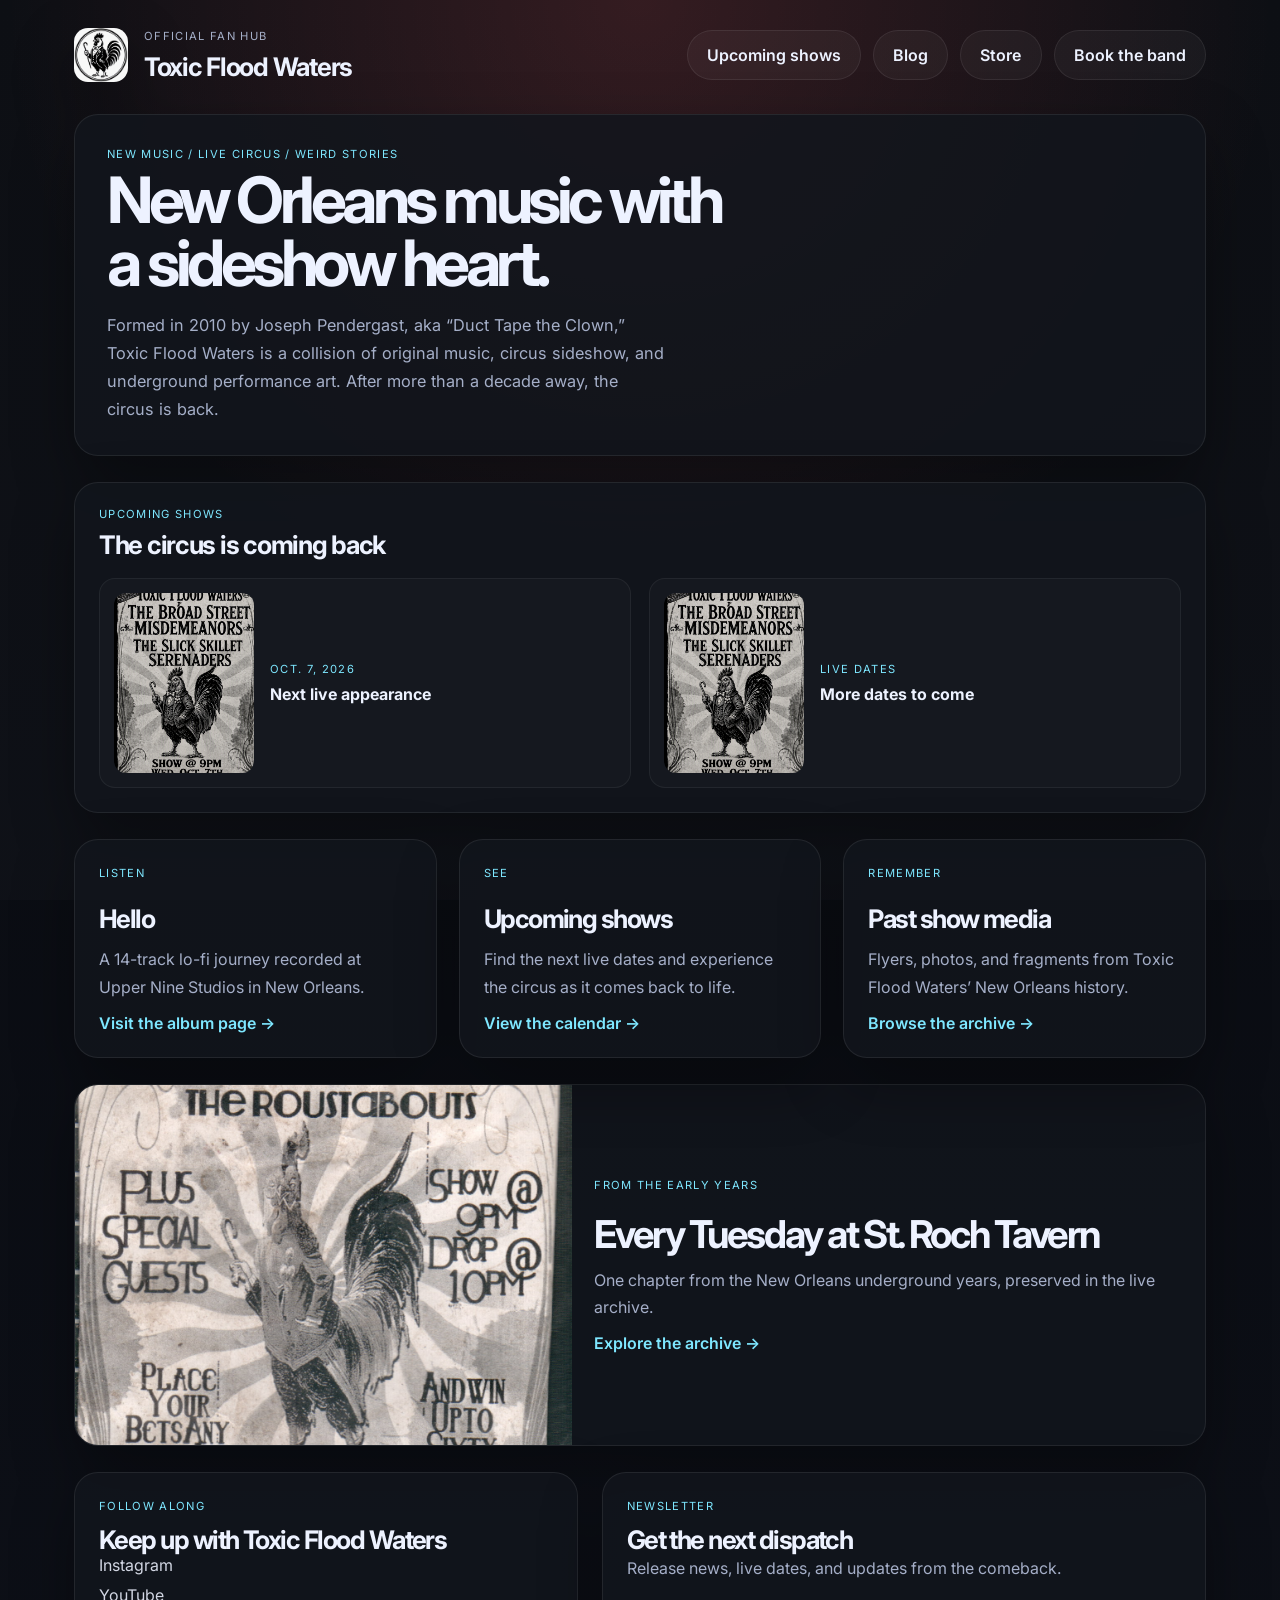
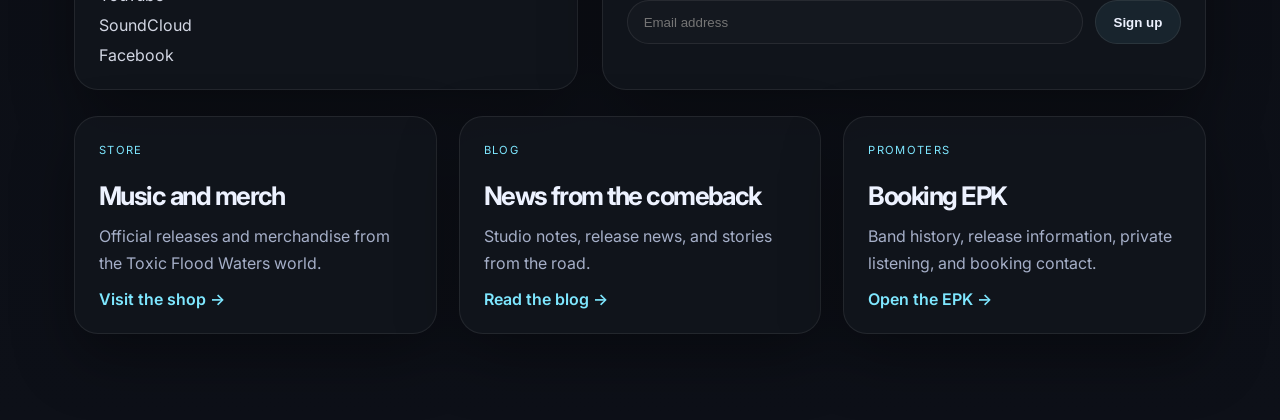
<file: index.html>
<!DOCTYPE html>
<html lang="en">
  <head>
    <meta charset="UTF-8" />
    <meta name="viewport" content="width=device-width, initial-scale=1.0" />
    <meta name="description" content="Toxic Flood Waters fan hub: music, shows, history, and Hello." />
    <title>Toxic Flood Waters | Fans</title>
    <link rel="preconnect" href="https://fonts.googleapis.com" />
    <link rel="preconnect" href="https://fonts.gstatic.com" crossorigin />
    <link href="https://fonts.googleapis.com/css2?family=Inter:wght@400;500;600;700;800;900&display=swap" rel="stylesheet" />
    <link rel="stylesheet" href="styles.css" />
  </head>
  <body>
    <div class="bg-noise"></div>
    <header class="topbar">
      <div class="brand-wrap">
        <a class="brand-link" href="index.html" aria-label="Toxic Flood Waters home"><img class="brand-mark brand-logo" src="Tfw-logo.jpg" alt="Toxic Flood Waters logo" /></a>
        <div><p class="eyebrow">Official fan hub</p><h1>Toxic Flood Waters</h1></div>
      </div>
      <div class="header-actions">
        <a class="book-button" href="upcoming-shows.html">Upcoming shows</a><a class="book-button" href="blog.html">Blog</a><a class="book-button" href="store.html">Store</a><a class="book-button" href="booking.html">Book the band</a>
      </div>
    </header>
    <main class="page-shell">
      <section class="hero panel fan-hero">
        <div class="hero-copy">
          <p class="eyebrow accent">New music / live circus / weird stories</p>
          <h2>New Orleans music with a sideshow heart.</h2>
          <p class="lede">Formed in 2010 by Joseph Pendergast, aka “Duct Tape the Clown,” Toxic Flood Waters is a collision of original music, circus sideshow, and underground performance art. After more than a decade away, the circus is back.</p>
        </div>
      </section>

      <section class="panel spotlight-panel" style="margin-bottom:26px;">
        <div class="section-header">
          <div>
            <p class="eyebrow accent">Upcoming shows</p>
            <h3>The circus is coming back</h3>
          </div>
        </div>
        <div class="archive-preview-grid">
          <article class="archive-preview">
            <img src="Oct.%207%202026.jpg" alt="Upcoming show flyer" />
            <div>
              <p class="eyebrow accent">Oct. 7, 2026</p>
              <h4>Next live appearance</h4>
            </div>
          </article>
          <article class="archive-preview">
            <img src="Oct.%207%202026.jpg" alt="Upcoming show flyer" />
            <div>
              <p class="eyebrow accent">Live dates</p>
              <h4>More dates to come</h4>
            </div>
          </article>
        </div>
      </section>

      <section class="feature-grid">
        <article class="panel feature-card"><p class="eyebrow accent">Listen</p><h3>Hello</h3><p>A 14-track lo-fi journey recorded at Upper Nine Studios in New Orleans.</p><a class="text-link" href="hello.html">Visit the album page →</a></article>
        <article class="panel feature-card"><p class="eyebrow accent">See</p><h3>Upcoming shows</h3><p>Find the next live dates and experience the circus as it comes back to life.</p><a class="text-link" href="upcoming-shows.html">View the calendar →</a></article>
        <article class="panel feature-card"><p class="eyebrow accent">Remember</p><h3>Past show media</h3><p>Flyers, photos, and fragments from Toxic Flood Waters’ New Orleans history.</p><a class="text-link" href="past-show-media.html">Browse the archive →</a></article>
      </section>

      <section class="featured-banner panel">
        <div class="featured-image-wrap"><img src="Every%20tuesday%20in%202012-13.jpg" alt="Toxic Flood Waters archival flyer" /></div>
        <div class="featured-copy"><p class="eyebrow accent">From the early years</p><h3>Every Tuesday at St. Roch Tavern</h3><p>One chapter from the New Orleans underground years, preserved in the live archive.</p><a class="text-link" href="past-show-media.html">Explore the archive →</a></div>
      </section>

      <section class="social-newsletter-grid"><aside class="panel social-panel"><p class="eyebrow accent">Follow along</p><h3>Keep up with Toxic Flood Waters</h3><div class="social-links"><a href="https://www.instagram.com/" target="_blank" rel="noreferrer">Instagram</a><a href="https://www.youtube.com/" target="_blank" rel="noreferrer">YouTube</a><a href="https://soundcloud.com/" target="_blank" rel="noreferrer">SoundCloud</a><a href="https://www.facebook.com/" target="_blank" rel="noreferrer">Facebook</a></div></aside><aside class="panel newsletter-panel"><p class="eyebrow accent">Newsletter</p><h3>Get the next dispatch</h3><p>Release news, live dates, and updates from the comeback.</p><form class="newsletter-form" action="#" method="post"><input type="email" placeholder="Email address" aria-label="Email address" /><button type="submit">Sign up</button></form></aside></section>
      <section class="bottom-grid fan-bottom-grid"><article class="panel info-box"><p class="eyebrow accent">Store</p><h3>Music and merch</h3><p>Official releases and merchandise from the Toxic Flood Waters world.</p><a class="text-link" href="store.html">Visit the shop →</a></article><article class="panel info-box"><p class="eyebrow accent">Blog</p><h3>News from the comeback</h3><p>Studio notes, release news, and stories from the road.</p><a class="text-link" href="blog.html">Read the blog →</a></article><article class="panel info-box"><p class="eyebrow accent">Promoters</p><h3>Booking EPK</h3><p>Band history, release information, private listening, and booking contact.</p><a class="text-link" href="booking.html">Open the EPK →</a></article></section>
    </main>
    <script src="script.js"></script>
  </body>
</html>
</file>
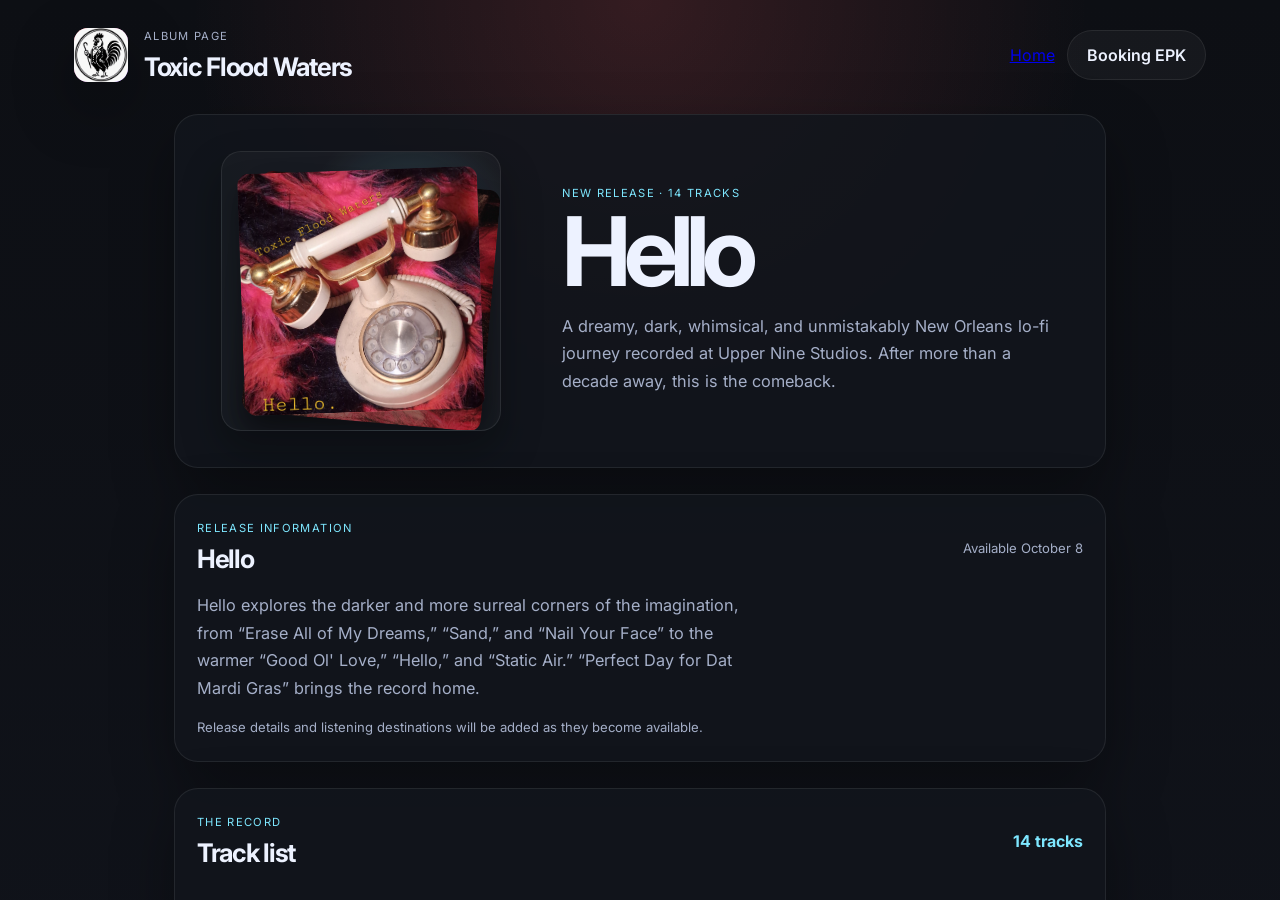
<file: album.html>
<!doctype html>
<html lang="en">
  <head>
    <meta charset="UTF-8" />
    <meta http-equiv="refresh" content="0; url=hello.html" />
    <link rel="canonical" href="hello.html" />
    <title>Redirecting to Hello</title>
  </head>
  <body>
    <p>Redirecting to <a href="hello.html">Hello</a>…</p>
    <p><a href="index.html">Return to homepage</a></p>
  </body>
</html>
</file>
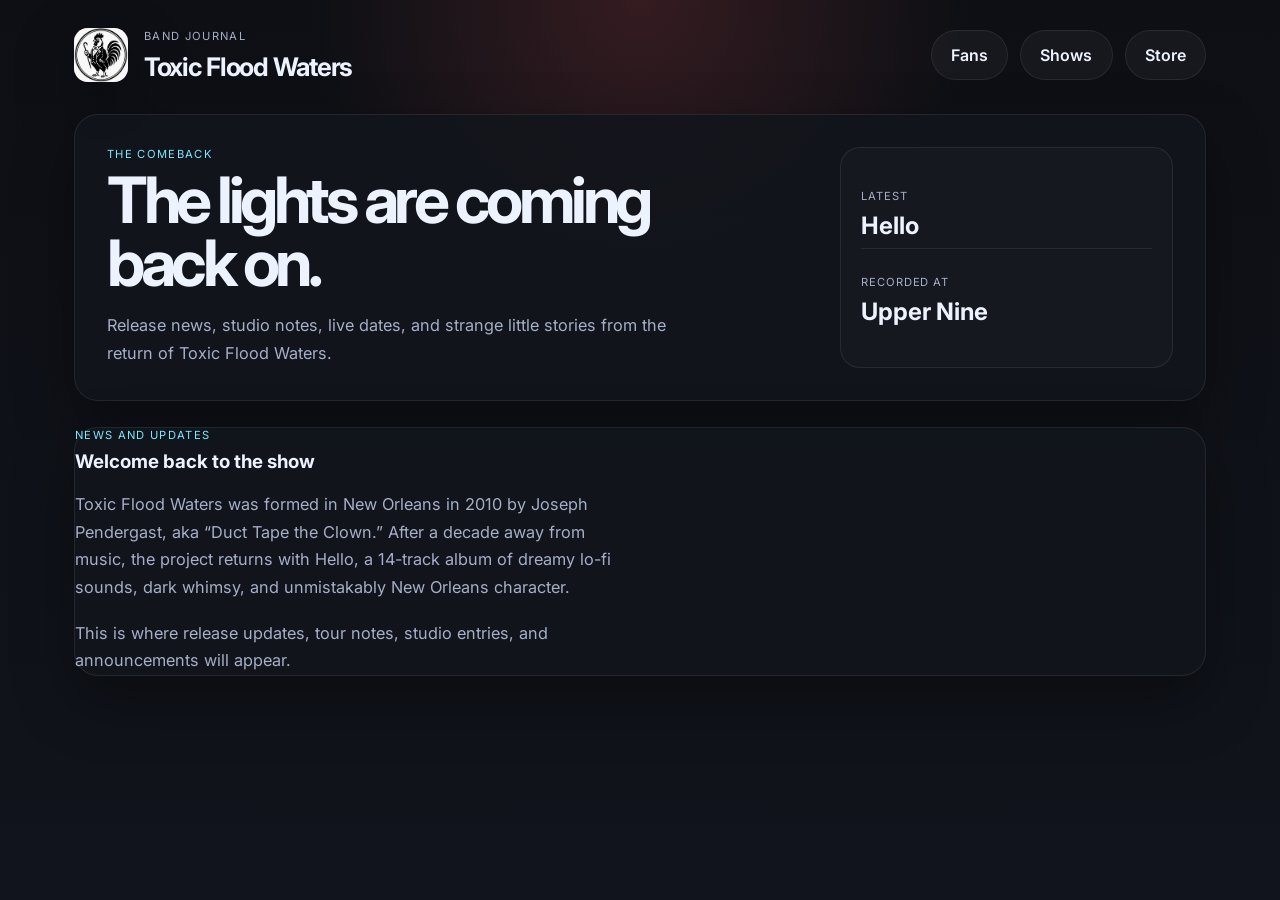
<file: blog.html>
<!DOCTYPE html>
<html lang="en"><head><meta charset="UTF-8" /><meta name="viewport" content="width=device-width, initial-scale=1.0" /><meta name="description" content="Toxic Flood Waters news, release updates, and comeback dispatches." /><title>Toxic Flood Waters | Blog</title><link rel="preconnect" href="https://fonts.googleapis.com" /><link rel="preconnect" href="https://fonts.gstatic.com" crossorigin /><link href="https://fonts.googleapis.com/css2?family=Inter:wght@400;500;600;700;800;900&display=swap" rel="stylesheet" /><link rel="stylesheet" href="styles.css" /></head><body><div class="bg-noise"></div><header class="topbar"><div class="brand-wrap"><a class="brand-link" href="index.html" aria-label="Toxic Flood Waters home"><img class="brand-mark brand-logo" src="Tfw-logo.jpg" alt="Toxic Flood Waters logo" /></a><div><p class="eyebrow">Band journal</p><h1>Toxic Flood Waters</h1></div></div><div class="header-actions"><a class="book-button" href="index.html">Fans</a><a class="book-button" href="upcoming-shows.html">Shows</a><a class="book-button" href="store.html">Store</a></div></header><main class="page-shell"><section class="hero panel compact-hero"><div class="hero-copy"><p class="eyebrow accent">The comeback</p><h2>The lights are coming back on.</h2><p class="lede">Release news, studio notes, live dates, and strange little stories from the return of Toxic Flood Waters.</p></div><div class="hero-stats"><div><span class="stat-label">Latest</span><strong>Hello</strong></div><div><span class="stat-label">Recorded at</span><strong>Upper Nine</strong></div></div></section><section class="panel info-panel"><p class="eyebrow accent">News and updates</p><h3>Welcome back to the show</h3><p class="lede">Toxic Flood Waters was formed in New Orleans in 2010 by Joseph Pendergast, aka “Duct Tape the Clown.” After a decade away from music, the project returns with Hello, a 14-track album of dreamy lo-fi sounds, dark whimsy, and unmistakably New Orleans character.</p><p class="lede">This is where release updates, tour notes, studio entries, and announcements will appear.</p></section></main></body></html>
</file>
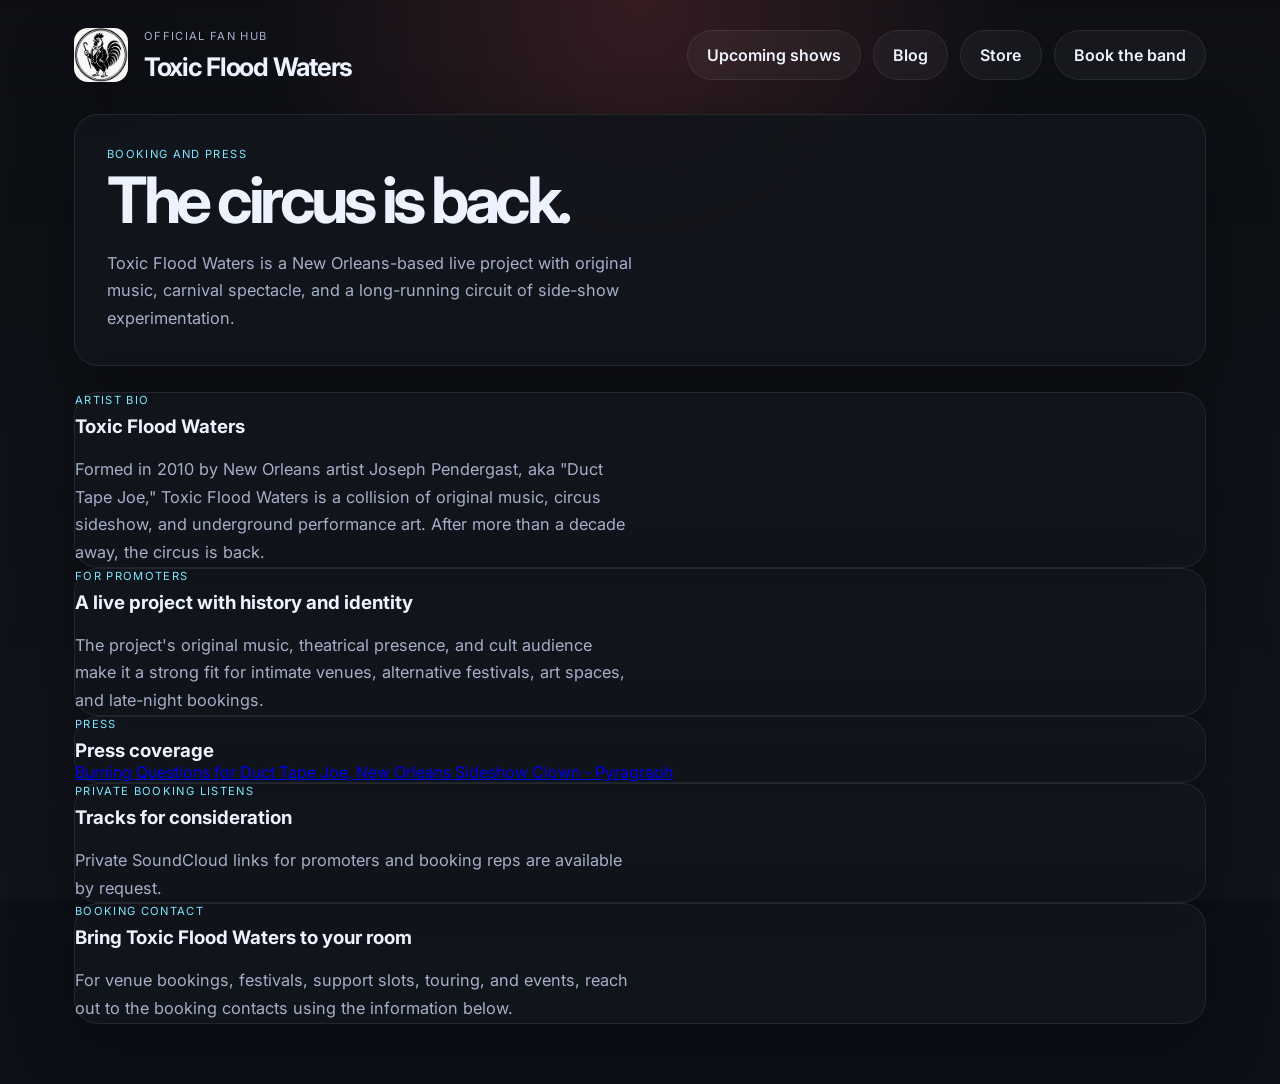
<file: booking.html>
<!DOCTYPE html>
<html lang="en">
  <head>
    <meta charset="UTF-8" /><meta name="viewport" content="width=device-width, initial-scale=1.0" />
    <meta name="description" content="Official electronic press kit and booking information for Toxic Flood Waters." />
    <title>Toxic Flood Waters | Booking EPK</title>
    <link rel="preconnect" href="https://fonts.googleapis.com" /><link rel="preconnect" href="https://fonts.gstatic.com" crossorigin />
    <link href="https://fonts.googleapis.com/css2?family=Inter:wght@400;500;600;700;800;900&display=swap" rel="stylesheet" /><link rel="stylesheet" href="styles.css" />
  </head>
  <body><div class="bg-noise"></div>
    <header class="topbar"><div class="brand-wrap"><a class="brand-link" href="index.html" aria-label="Toxic Flood Waters home"><img class="brand-mark brand-logo" src="Tfw-logo.jpg" alt="Toxic Flood Waters logo" /></a><div><p class="eyebrow">Official fan hub</p><h1>Toxic Flood Waters</h1></div></div>
      <div class="header-actions"><a class="book-button" href="upcoming-shows.html">Upcoming shows</a><a class="book-button" href="blog.html">Blog</a><a class="book-button" href="store.html">Store</a><a class="book-button" href="booking.html">Book the band</a></div>
    </header>
    <main class="page-shell">
      <section class="hero panel compact-hero"><div class="hero-copy"><p class="eyebrow accent">Booking and press</p><h2>The circus is back.</h2><p class="lede">Toxic Flood Waters is a New Orleans-based live project with original music, carnival spectacle, and a long-running circuit of side-show experimentation.</p></div></section>
      <section class="panel info-panel"><p class="eyebrow accent">Artist bio</p><h3>Toxic Flood Waters</h3><p class="lede">Formed in 2010 by New Orleans artist Joseph Pendergast, aka "Duct Tape Joe," Toxic Flood Waters is a collision of original music, circus sideshow, and underground performance art. After more than a decade away, the circus is back.</p></section>
      <section class="panel info-panel"><p class="eyebrow accent">For promoters</p><h3>A live project with history and identity</h3><p class="lede">The project's original music, theatrical presence, and cult audience make it a strong fit for intimate venues, alternative festivals, art spaces, and late-night bookings.</p></section>
      <section class="panel info-panel"><p class="eyebrow accent">Press</p><h3>Press coverage</h3><div class="press-list"><p><a href="https://share.google/btzVyhAmgHVoqPvfP" target="_blank" rel="noopener noreferrer">Burning Questions for Duct Tape Joe, New Orleans Sideshow Clown - Pyragraph</a></p></div></section>
      <section class="panel info-panel"><p class="eyebrow accent">Private booking listens</p><h3>Tracks for consideration</h3><p class="lede">Private SoundCloud links for promoters and booking reps are available by request.</p></section>
      <section class="panel info-panel"><p class="eyebrow accent">Booking contact</p><h3>Bring Toxic Flood Waters to your room</h3><p class="lede">For venue bookings, festivals, support slots, touring, and events, reach out to the booking contacts using the information below.</p></section>
    </main>
    <script src="script.js"></script>
  </body>
</html>
</file>
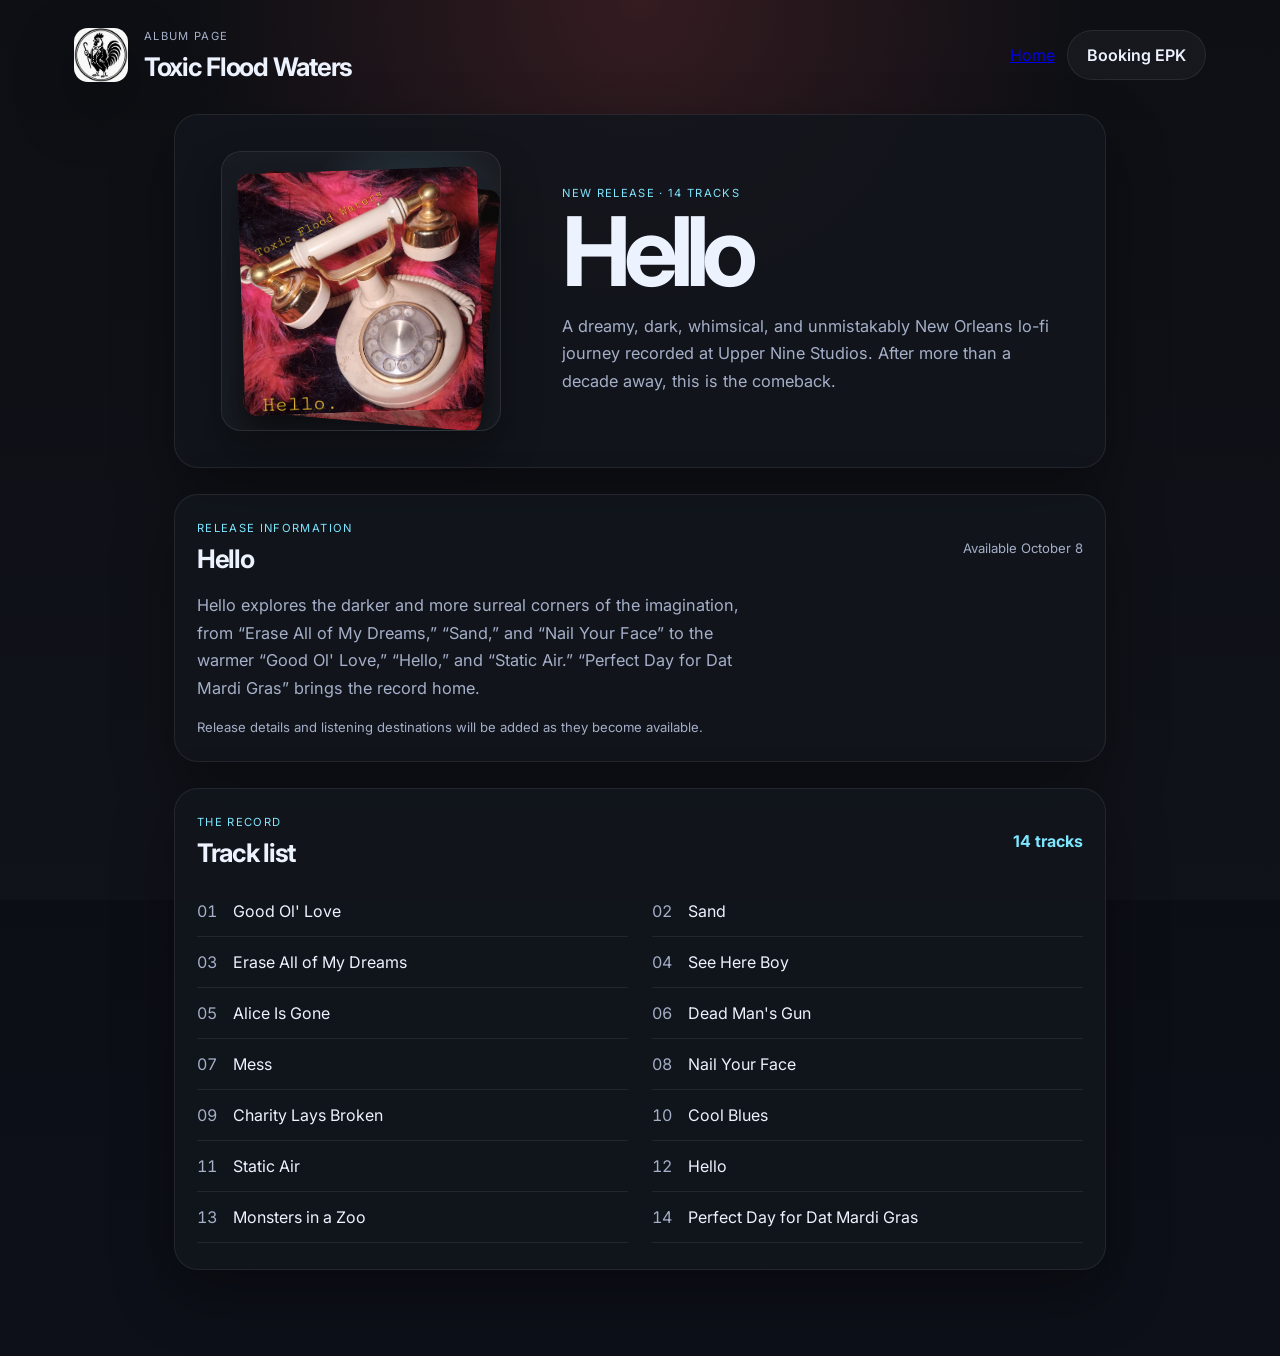
<file: hello.html>
<!DOCTYPE html>
<html lang="en"><head><meta charset="UTF-8" /><meta name="viewport" content="width=device-width, initial-scale=1.0" /><meta name="description" content="Hello, the 14-track comeback album from Toxic Flood Waters." /><title>Hello | Toxic Flood Waters</title><link rel="preconnect" href="https://fonts.googleapis.com" /><link rel="preconnect" href="https://fonts.gstatic.com" crossorigin /><link href="https://fonts.googleapis.com/css2?family=Inter:wght@400;500;600;700;800;900&display=swap" rel="stylesheet" /><link rel="stylesheet" href="styles.css" /><link rel="stylesheet" href="album.css" /></head>
<body><div class="bg-noise"></div><header class="topbar"><div class="brand-wrap"><a class="brand-link" href="index.html" aria-label="Back to homepage"><img class="brand-mark brand-logo" src="Tfw-logo.jpg" alt="Toxic Flood Waters logo" /></a><div><p class="eyebrow">Album page</p><h1>Toxic Flood Waters</h1></div></div><div class="header-actions"><a class="nav-link" href="index.html">Home</a><a class="book-button" href="booking.html">Booking EPK</a></div></header>
<main class="page-shell album-page"><section class="album-hero panel"><div class="album-art" aria-label="Hello album artwork"><div class="album-art-stack"><img class="album-front" src="hello-cover.jpg" alt="Hello album cover front" /><img class="album-back" src="Album-back.jpg" alt="Hello album cover back" /></div></div><div class="album-intro"><p class="eyebrow accent">New release · 14 tracks</p><h2>Hello</h2><p class="lede">A dreamy, dark, whimsical, and unmistakably New Orleans lo-fi journey recorded at Upper Nine Studios. After more than a decade away, this is the comeback.</p></div></section>
<section class="panel listening-section"><div class="section-header"><div><p class="eyebrow accent">Release information</p><h3>Hello</h3></div><p class="section-note">Available October 8</p></div><p class="lede">Hello explores the darker and more surreal corners of the imagination, from “Erase All of My Dreams,” “Sand,” and “Nail Your Face” to the warmer “Good Ol' Love,” “Hello,” and “Static Air.” “Perfect Day for Dat Mardi Gras” brings the record home.</p><p class="link-note">Release details and listening destinations will be added as they become available.</p></section>
<section class="panel tracklist-section"><div class="section-header"><div><p class="eyebrow accent">The record</p><h3>Track list</h3></div><span class="track-count">14 tracks</span></div><ol class="track-list"><li><span>01</span>Good Ol' Love</li><li><span>02</span>Sand</li><li><span>03</span>Erase All of My Dreams</li><li><span>04</span>See Here Boy</li><li><span>05</span>Alice Is Gone</li><li><span>06</span>Dead Man's Gun</li><li><span>07</span>Mess</li><li><span>08</span>Nail Your Face</li><li><span>09</span>Charity Lays Broken</li><li><span>10</span>Cool Blues</li><li><span>11</span>Static Air</li><li><span>12</span>Hello</li><li><span>13</span>Monsters in a Zoo</li><li><span>14</span>Perfect Day for Dat Mardi Gras</li></ol></section></main></body></html>
</file>
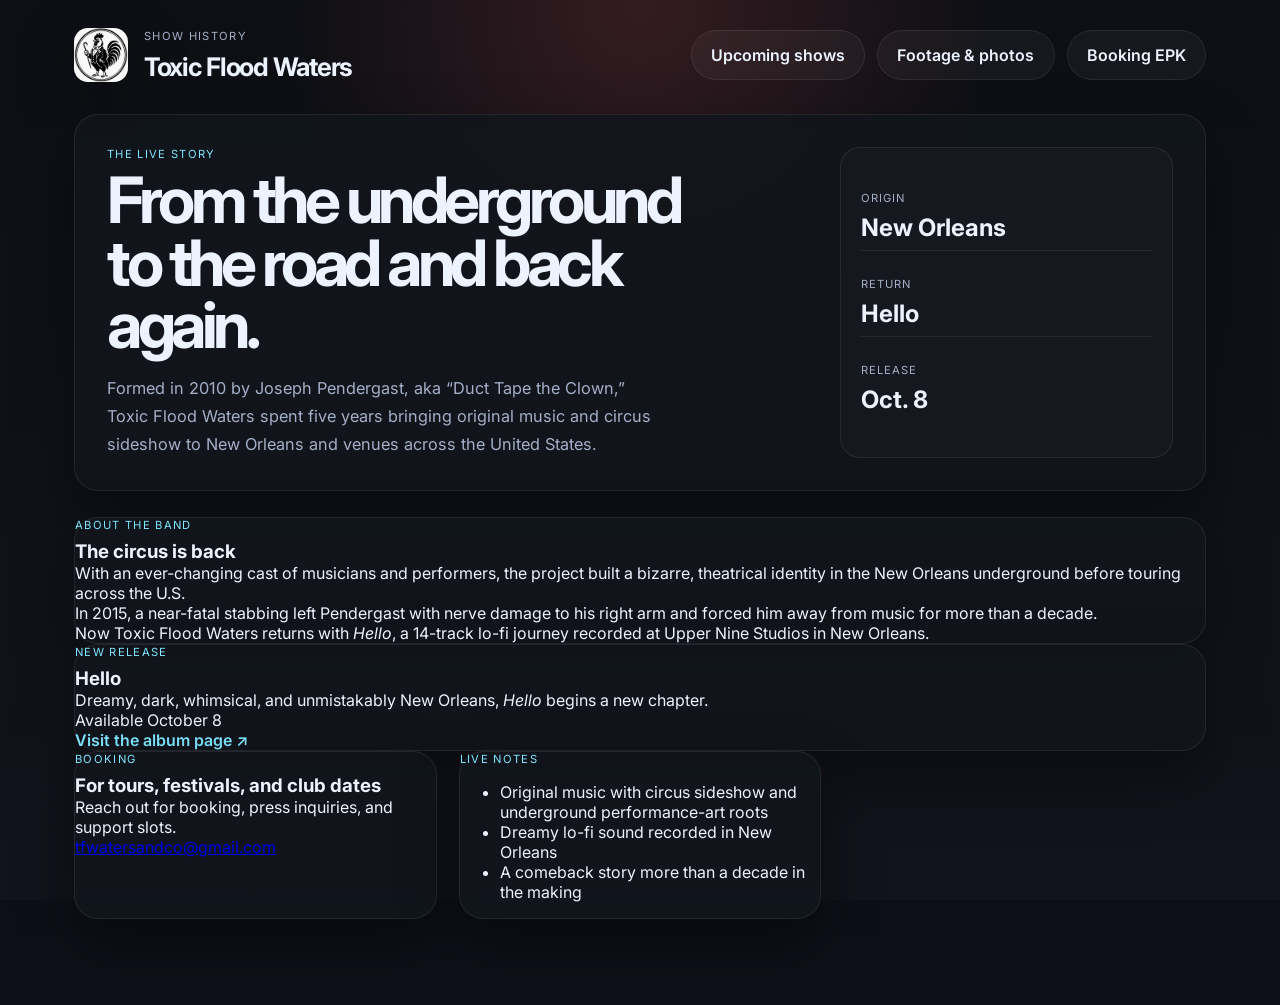
<file: past-shows.html>
<!DOCTYPE html><html lang="en"><head><meta charset="UTF-8" /><meta name="viewport" content="width=device-width, initial-scale=1.0" /><meta name="description" content="Toxic Flood Waters live history and upcoming booking information." /><title>Toxic Flood Waters | Shows</title><link rel="preconnect" href="https://fonts.googleapis.com" /><link rel="preconnect" href="https://fonts.gstatic.com" crossorigin /><link href="https://fonts.googleapis.com/css2?family=Inter:wght@400;500;600;700;800;900&display=swap" rel="stylesheet" /><link rel="stylesheet" href="styles.css" /></head><body><div class="bg-noise"></div><header class="topbar"><div class="brand-wrap"><a class="brand-link" href="index.html" aria-label="Toxic Flood Waters home"><img class="brand-mark brand-logo" src="Tfw-logo.jpg" alt="Toxic Flood Waters logo" /></a><div><p class="eyebrow">Show history</p><h1>Toxic Flood Waters</h1></div></div><div class="header-actions"><a class="book-button" href="upcoming-shows.html">Upcoming shows</a><a class="book-button" href="past-show-media.html">Footage & photos</a><a class="book-button" href="booking.html">Booking EPK</a></div></header><main class="page-shell"><section class="hero panel"><div class="hero-copy"><p class="eyebrow accent">The live story</p><h2>From the underground to the road and back again.</h2><p class="lede">Formed in 2010 by Joseph Pendergast, aka “Duct Tape the Clown,” Toxic Flood Waters spent five years bringing original music and circus sideshow to New Orleans and venues across the United States.</p></div><div class="hero-stats"><div><span class="stat-label">Origin</span><strong>New Orleans</strong></div><div><span class="stat-label">Return</span><strong>Hello</strong></div><div><span class="stat-label">Release</span><strong>Oct. 8</strong></div></div></section><section class="story-grid"><article class="panel bio-panel"><p class="eyebrow accent">About the band</p><h3>The circus is back</h3><p>With an ever-changing cast of musicians and performers, the project built a bizarre, theatrical identity in the New Orleans underground before touring across the U.S.</p><p>In 2015, a near-fatal stabbing left Pendergast with nerve damage to his right arm and forced him away from music for more than a decade.</p><p>Now Toxic Flood Waters returns with <em>Hello</em>, a 14-track lo-fi journey recorded at Upper Nine Studios in New Orleans.</p></article><aside class="panel album-panel"><p class="eyebrow accent">New release</p><h3>Hello</h3><p>Dreamy, dark, whimsical, and unmistakably New Orleans, <em>Hello</em> begins a new chapter.</p><div class="release-badge">Available October 8</div><a class="text-link" href="hello.html">Visit the album page ↗</a></aside></section><section class="bottom-grid"><aside class="panel booking-box"><p class="eyebrow accent">Booking</p><h3>For tours, festivals, and club dates</h3><p>Reach out for booking, press inquiries, and support slots.</p><a href="mailto:tfwatersandco@gmail.com">tfwatersandco@gmail.com</a></aside><aside class="panel band-box"><p class="eyebrow accent">Live notes</p><ul><li>Original music with circus sideshow and underground performance-art roots</li><li>Dreamy lo-fi sound recorded in New Orleans</li><li>A comeback story more than a decade in the making</li></ul></aside></section></main></body></html>
</file>
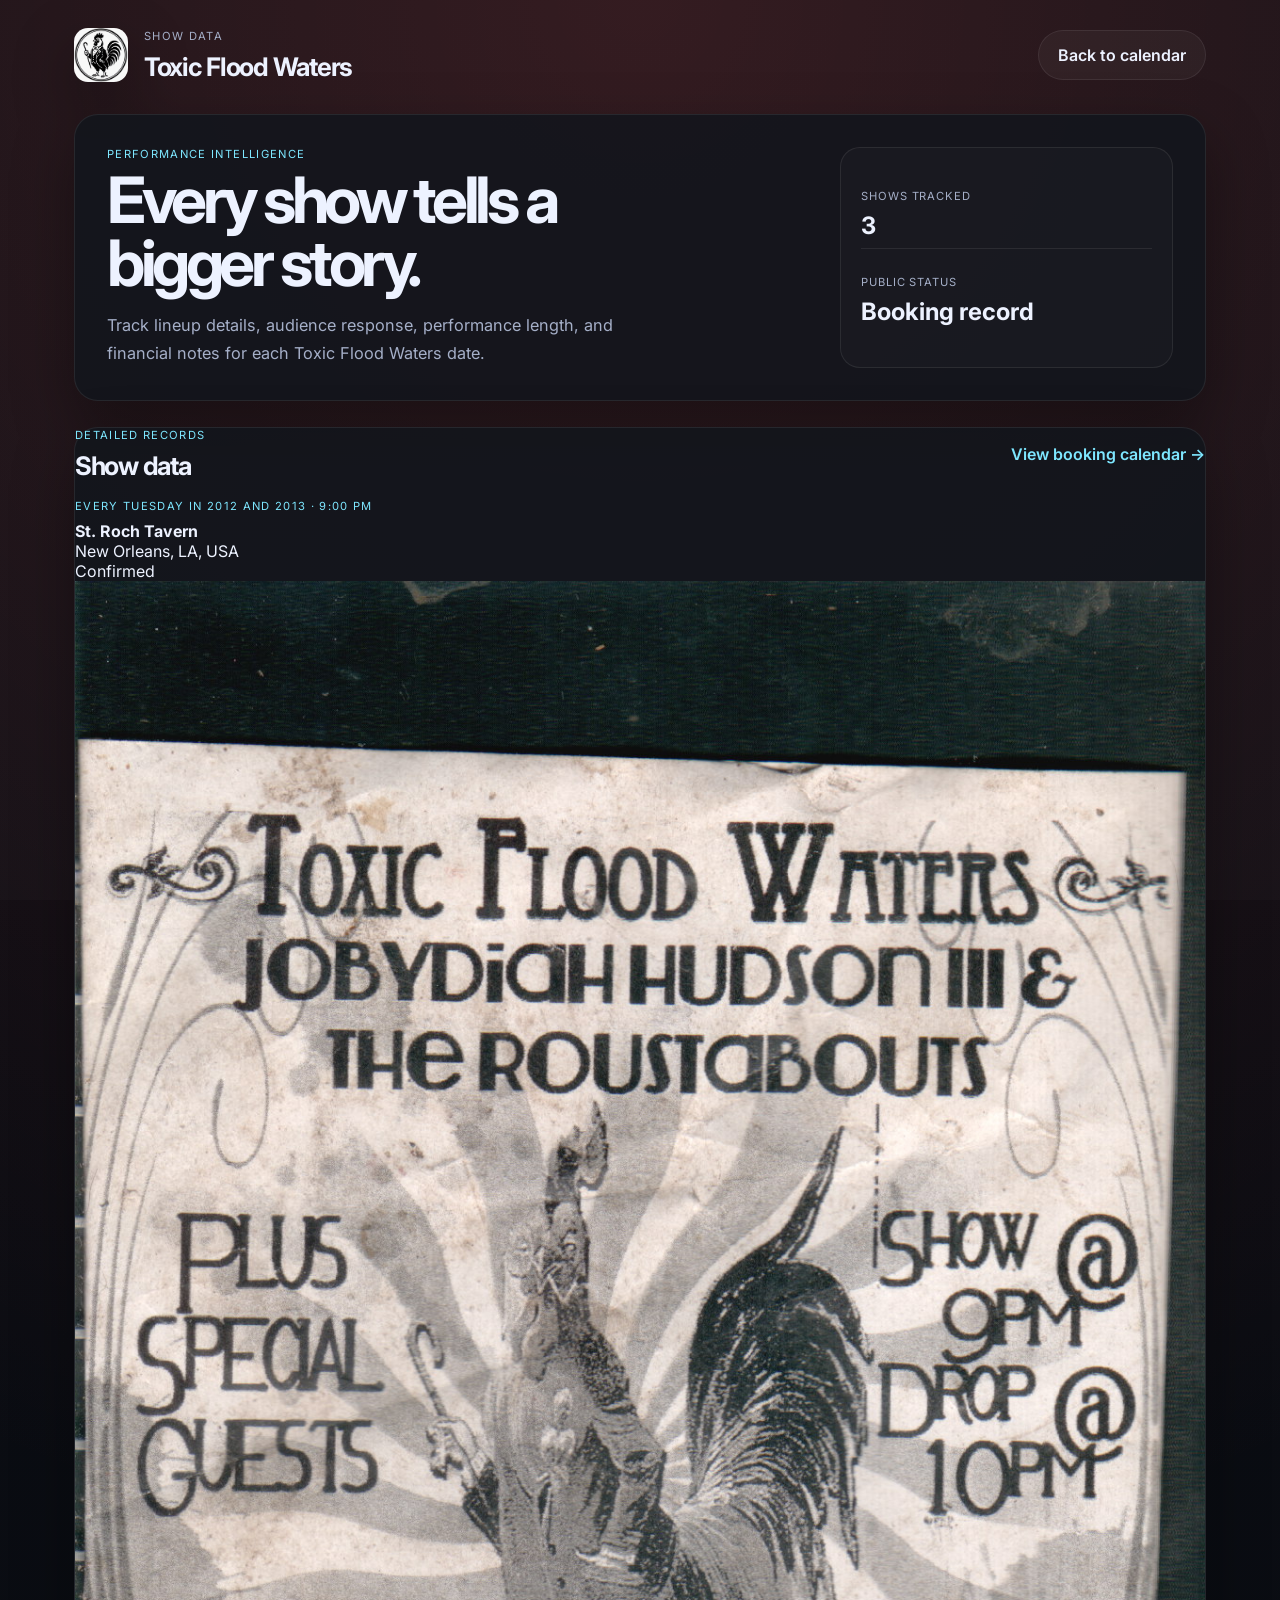
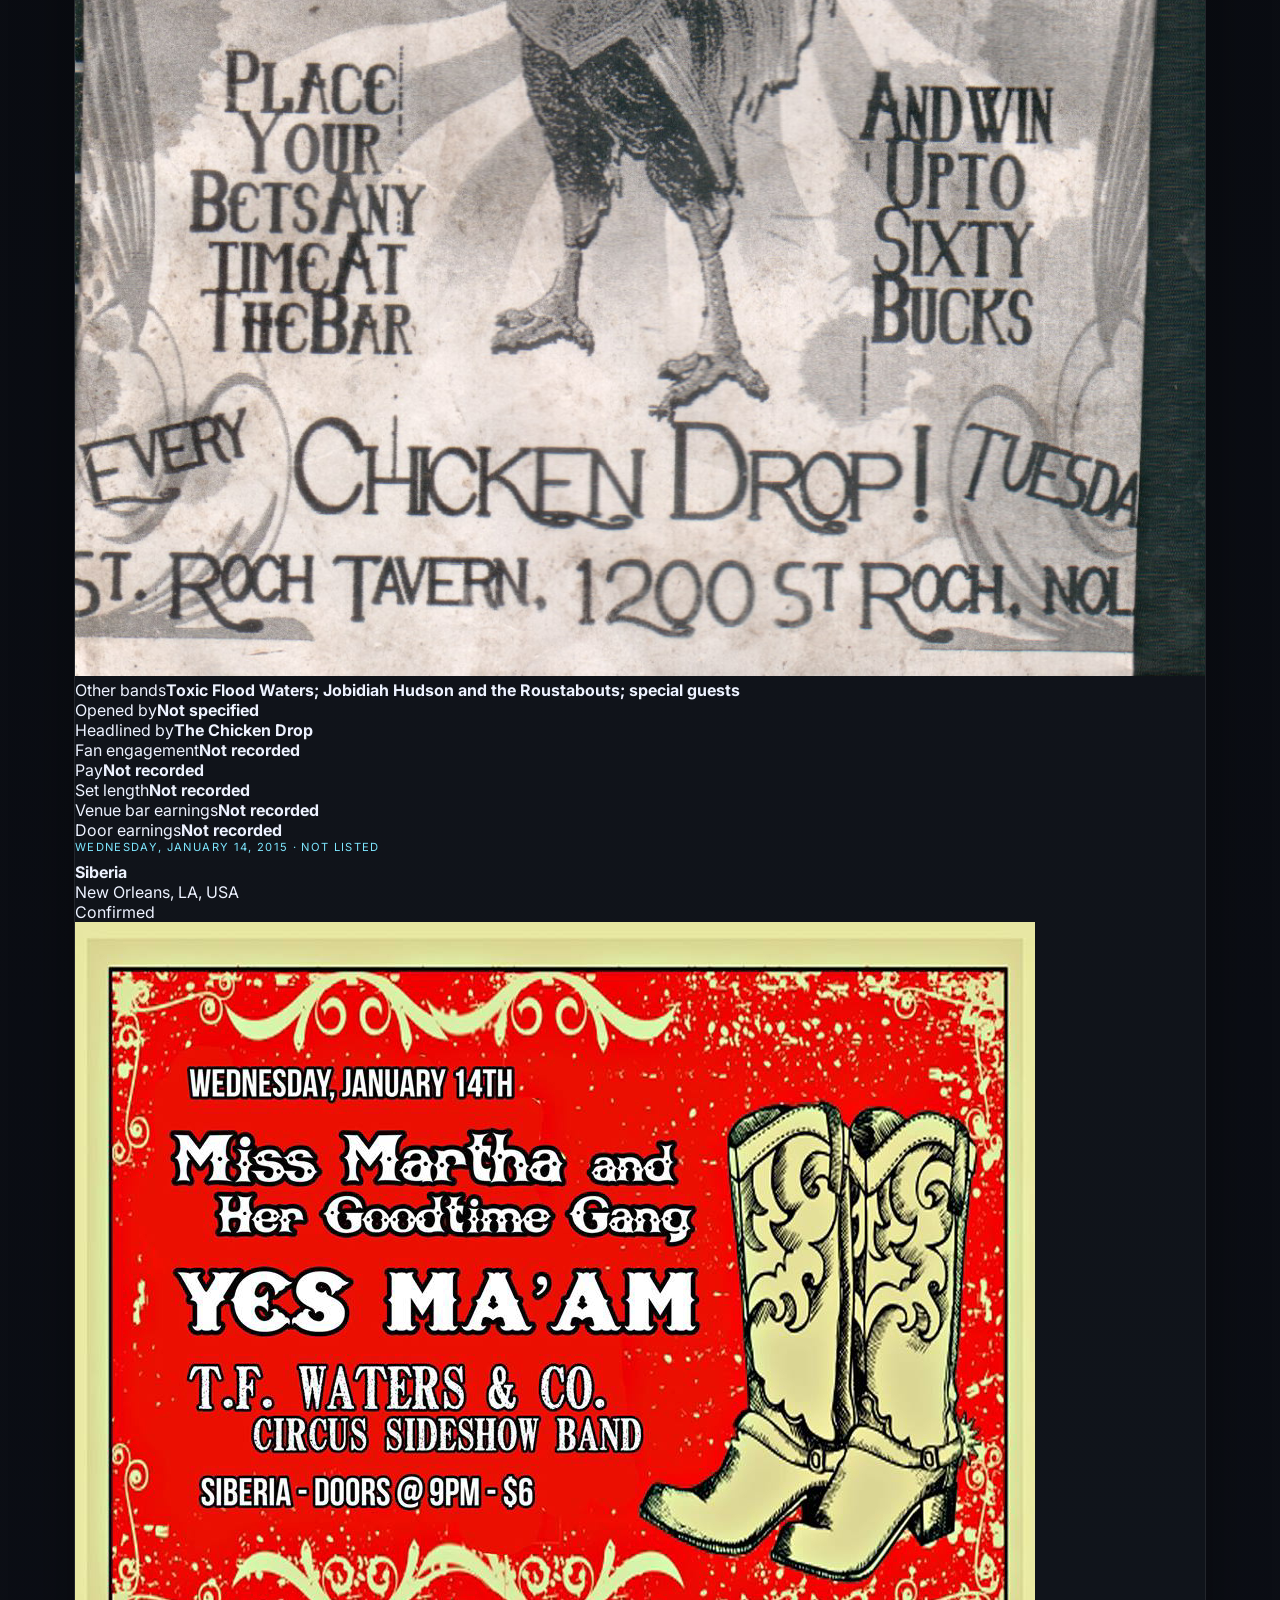
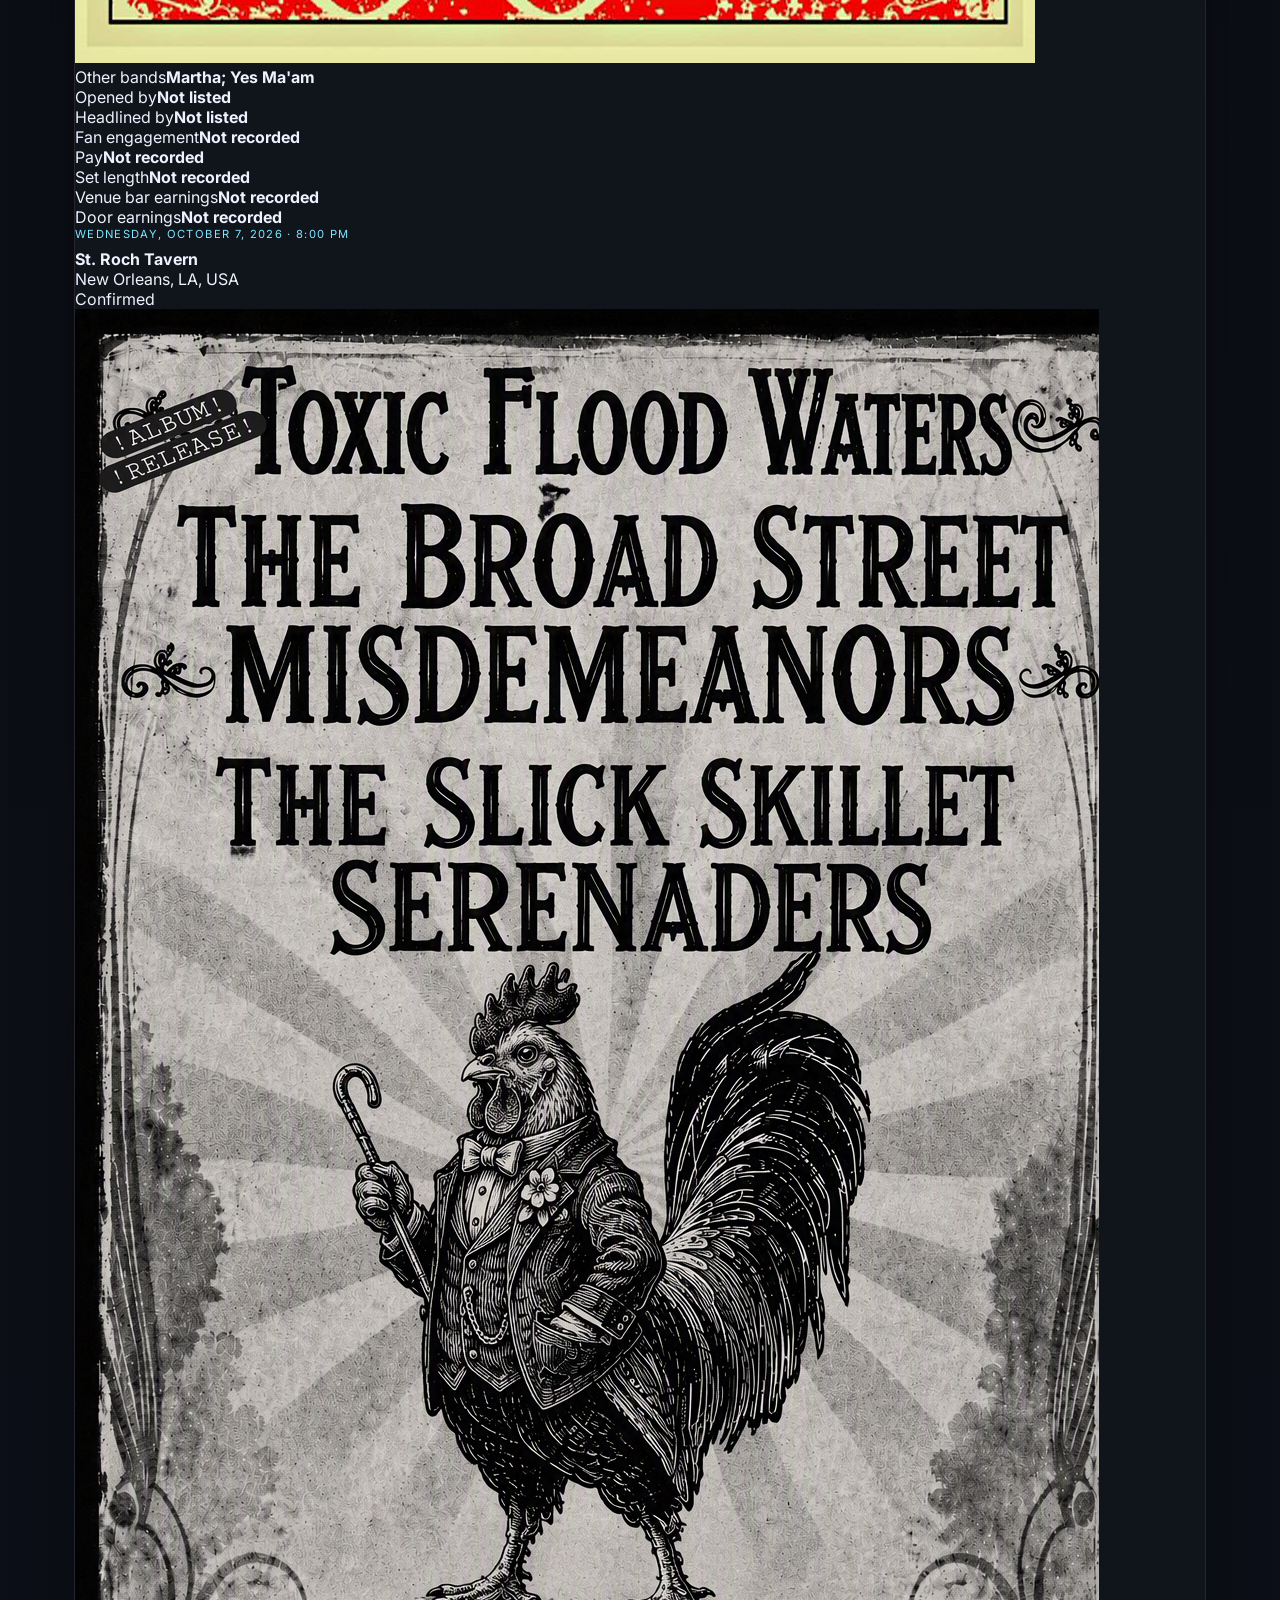
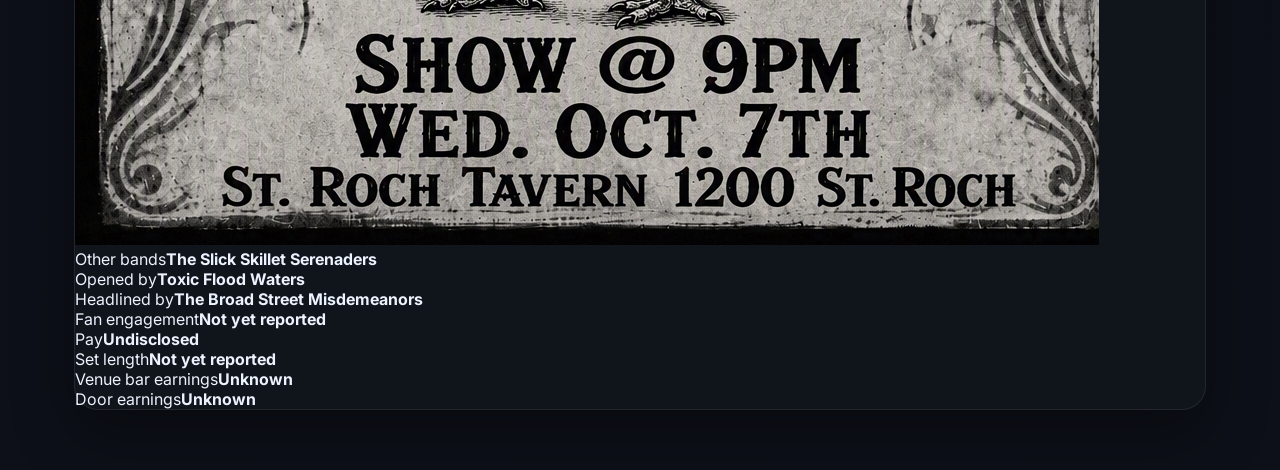
<file: show-data.html>
<!DOCTYPE html>
<html lang="en">
  <head>
    <meta charset="UTF-8" />
    <meta name="viewport" content="width=device-width, initial-scale=1.0" />
    <meta
      name="description"
      content="Toxic Flood Waters show data, performance metrics, and booking history."
    />
    <title>Toxic Flood Waters | Show Data</title>
    <link rel="preconnect" href="https://fonts.googleapis.com" />
    <link rel="preconnect" href="https://fonts.gstatic.com" crossorigin />
    <link
      href="https://fonts.googleapis.com/css2?family=Inter:wght@400;500;600;700;800;900&display=swap"
      rel="stylesheet"
    />
    <link rel="stylesheet" href="styles.css" />
  </head>
  <body>
    <div class="bg-noise"></div>

    <header class="topbar">
      <div class="brand-wrap">
        <a class="brand-link" href="index.html" aria-label="Toxic Flood Waters home">
          <img class="brand-mark brand-logo" src="Tfw-logo.jpg" alt="Toxic Flood Waters logo" />
        </a>
        <div>
          <p class="eyebrow">Show Data</p>
          <h1>Toxic Flood Waters</h1>
        </div>
      </div>
      <a class="book-button" href="index.html">Back to calendar</a>
    </header>

    <main class="page-shell">
      <section class="hero panel compact-hero">
        <div class="hero-copy">
          <p class="eyebrow accent">Performance intelligence</p>
          <h2>Every show tells a bigger story.</h2>
          <p class="lede">
            Track lineup details, audience response, performance length, and financial
            notes for each Toxic Flood Waters date.
          </p>
        </div>
        <div class="hero-stats">
          <div>
            <span class="stat-label">Shows tracked</span>
            <strong id="show-count">0</strong>
          </div>
          <div>
            <span class="stat-label">Public status</span>
            <strong>Booking record</strong>
          </div>
        </div>
      </section>

      <section class="panel data-section">
        <div class="section-header">
          <div>
            <p class="eyebrow accent">Detailed records</p>
            <h3>Show data</h3>
          </div>
          <a class="text-link" href="index.html">View booking calendar →</a>
        </div>
        <div id="show-data-list" class="show-data-list" aria-live="polite"></div>
      </section>
    </main>

    <script src="show-data.js"></script>
  </body>
</html>
</file>
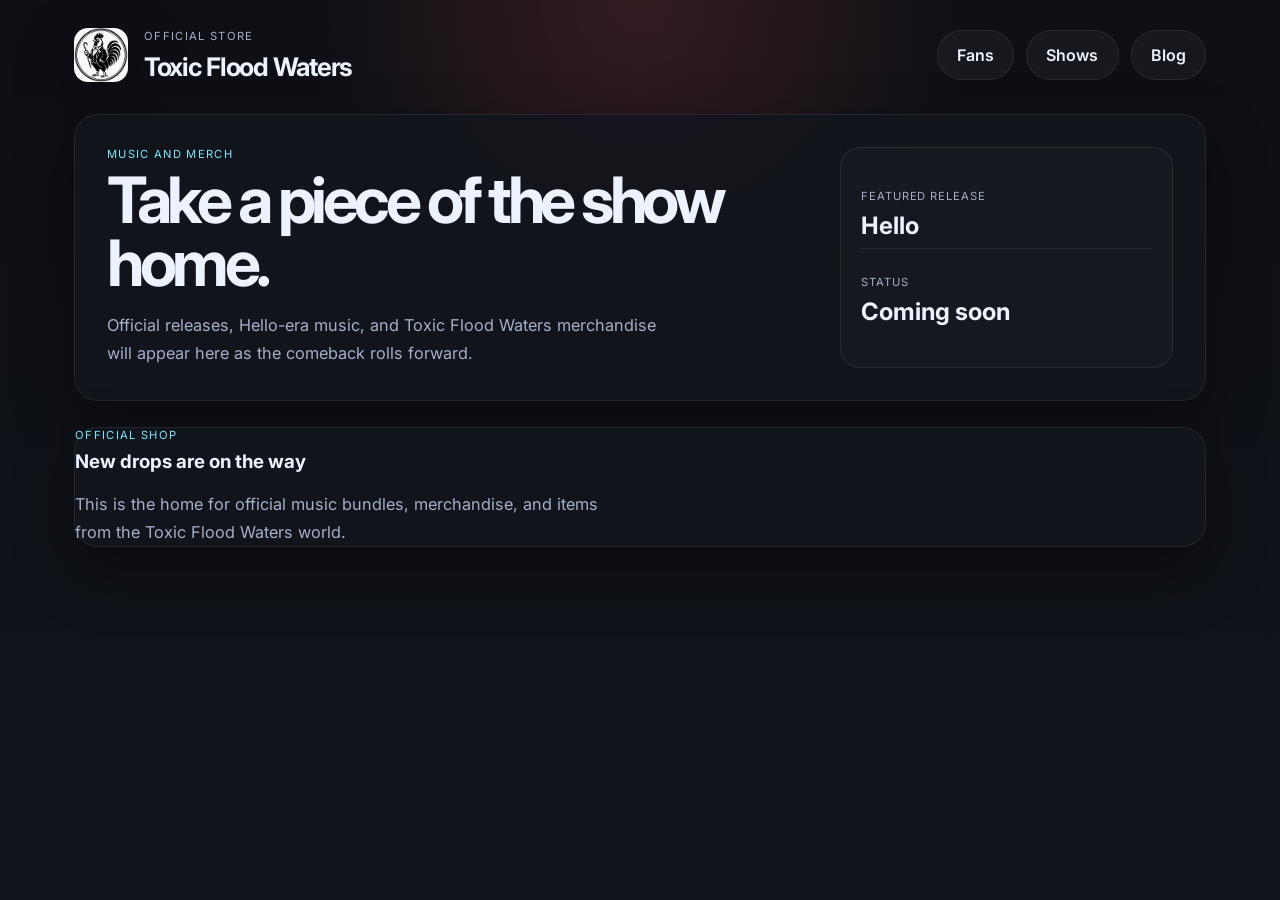
<file: store.html>
<!DOCTYPE html><html lang="en"><head><meta charset="UTF-8" /><meta name="viewport" content="width=device-width, initial-scale=1.0" /><meta name="description" content="Official Toxic Flood Waters music and merchandise." /><title>Toxic Flood Waters | Store</title><link rel="preconnect" href="https://fonts.googleapis.com" /><link rel="preconnect" href="https://fonts.gstatic.com" crossorigin /><link href="https://fonts.googleapis.com/css2?family=Inter:wght@400;500;600;700;800;900&display=swap" rel="stylesheet" /><link rel="stylesheet" href="styles.css" /></head><body><div class="bg-noise"></div><header class="topbar"><div class="brand-wrap"><a class="brand-link" href="index.html" aria-label="Toxic Flood Waters home"><img class="brand-mark brand-logo" src="Tfw-logo.jpg" alt="Toxic Flood Waters logo" /></a><div><p class="eyebrow">Official store</p><h1>Toxic Flood Waters</h1></div></div><div class="header-actions"><a class="book-button" href="index.html">Fans</a><a class="book-button" href="upcoming-shows.html">Shows</a><a class="book-button" href="blog.html">Blog</a></div></header><main class="page-shell"><section class="hero panel compact-hero"><div class="hero-copy"><p class="eyebrow accent">Music and merch</p><h2>Take a piece of the show home.</h2><p class="lede">Official releases, Hello-era music, and Toxic Flood Waters merchandise will appear here as the comeback rolls forward.</p></div><div class="hero-stats"><div><span class="stat-label">Featured release</span><strong>Hello</strong></div><div><span class="stat-label">Status</span><strong>Coming soon</strong></div></div></section><section class="panel info-panel"><p class="eyebrow accent">Official shop</p><h3>New drops are on the way</h3><p class="lede">This is the home for official music bundles, merchandise, and items from the Toxic Flood Waters world.</p></section></main></body></html>
</file>
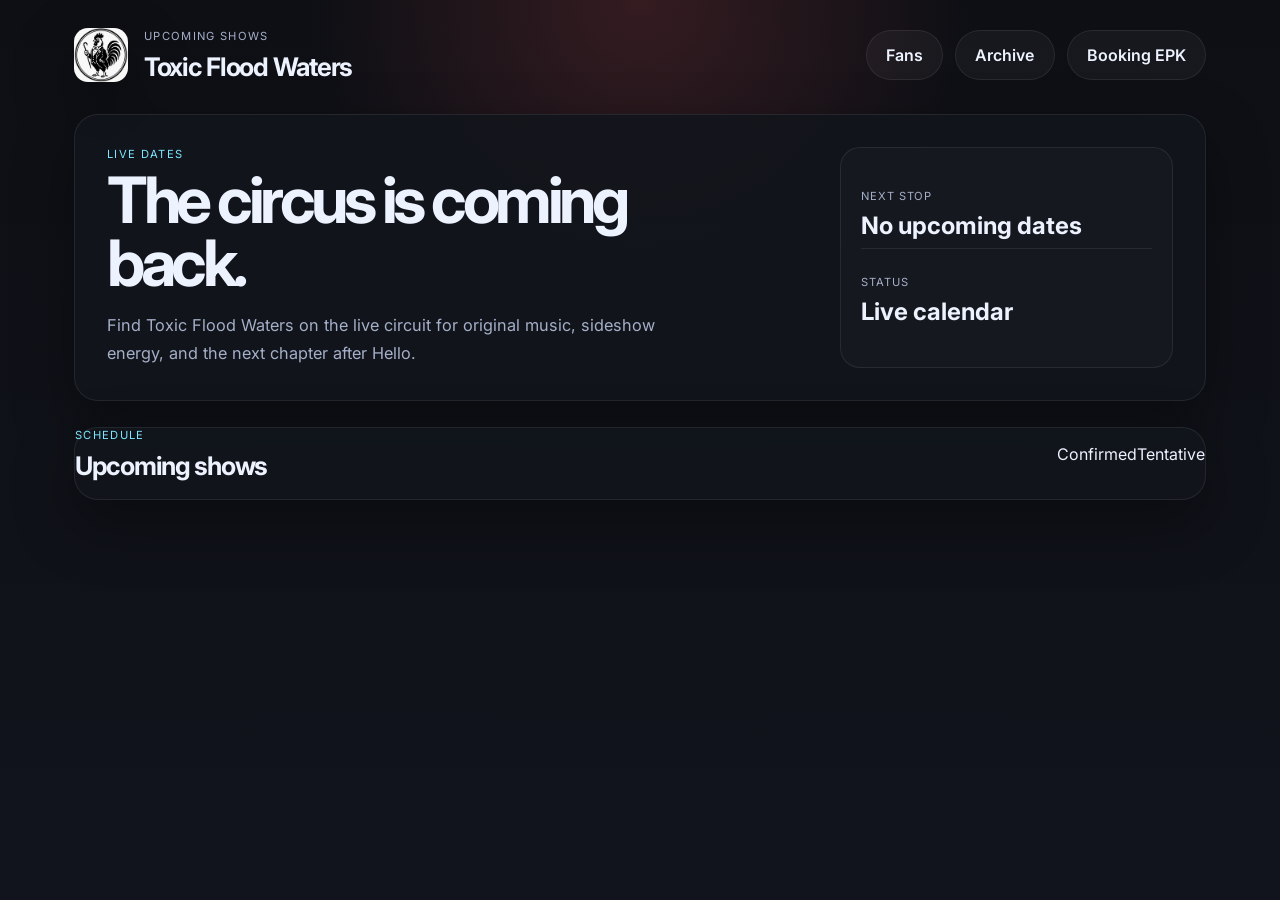
<file: upcoming-shows.html>
<!DOCTYPE html>
<html lang="en"><head><meta charset="UTF-8" /><meta name="viewport" content="width=device-width, initial-scale=1.0" /><meta name="description" content="Upcoming Toxic Flood Waters live dates and event flyers." /><title>Toxic Flood Waters | Upcoming Shows</title><link rel="preconnect" href="https://fonts.googleapis.com" /><link rel="preconnect" href="https://fonts.gstatic.com" crossorigin /><link href="https://fonts.googleapis.com/css2?family=Inter:wght@400;500;600;700;800;900&display=swap" rel="stylesheet" /><link rel="stylesheet" href="styles.css" /></head><body><div class="bg-noise"></div><header class="topbar"><div class="brand-wrap"><a class="brand-link" href="index.html" aria-label="Toxic Flood Waters home"><img class="brand-mark brand-logo" src="Tfw-logo.jpg" alt="Toxic Flood Waters logo" /></a><div><p class="eyebrow">Upcoming shows</p><h1>Toxic Flood Waters</h1></div></div><div class="header-actions"><a class="book-button" href="index.html">Fans</a><a class="book-button" href="past-show-media.html">Archive</a><a class="book-button" href="booking.html">Booking EPK</a></div></header><main class="page-shell"><section class="hero panel compact-hero"><div class="hero-copy"><p class="eyebrow accent">Live dates</p><h2>The circus is coming back.</h2><p class="lede">Find Toxic Flood Waters on the live circuit for original music, sideshow energy, and the next chapter after Hello.</p></div><div class="hero-stats"><div><span class="stat-label">Next stop</span><strong id="next-stop">Loading…</strong></div><div><span class="stat-label">Status</span><strong>Live calendar</strong></div></div></section><section class="calendar-section panel"><div class="section-header"><div><p class="eyebrow accent">Schedule</p><h3>Upcoming shows</h3></div><div class="status-legend"><span><i class="dot confirmed"></i>Confirmed</span><span><i class="dot tentative"></i>Tentative</span></div></div><div id="show-list" class="show-list" aria-live="polite"></div></section></main><script src="script.js"></script></body></html>
</file>
<file: styles.css>
@import url("https://fonts.googleapis.com/css2?family=Inter:wght@400;500;600;700;800;900&display=swap");

:root { --bg:#0c0d12; --panel:rgba(18,21,29,.86); --panel-border:rgba(255,255,255,.08); --text:#edf2ff; --muted:#a5afc8; --accent:#ff5a5f; --accent-2:#7ee7ff; --success:#77e0a5; --warning:#f7c66a; --shadow:0 24px 60px rgba(0,0,0,.35); }
* { box-sizing:border-box; }
html { scroll-behavior:smooth; }
body { margin:0; min-height:100vh; font-family:Inter,sans-serif; background:radial-gradient(circle at top,rgba(255,90,95,.16),transparent 30%),linear-gradient(180deg,#090b10 0%,#0d1018 100%); color:var(--text); }
img { max-width:100%; }
.bg-noise { position:fixed; inset:0; background:linear-gradient(rgba(255,255,255,.02),rgba(255,255,255,.02)); pointer-events:none; }
.topbar,.page-shell { position:relative; z-index:1; }
.topbar { max-width:1180px; margin:0 auto; padding:28px 24px 0; display:flex; align-items:center; justify-content:space-between; gap:16px; }
.brand-wrap { display:flex; align-items:center; gap:16px; min-width:0; }
.brand-link { color:var(--text); text-decoration:none; }
.brand-mark,.brand-logo { width:54px !important; height:54px !important; min-width:54px !important; max-width:54px !important; min-height:54px !important; max-height:54px !important; flex:0 0 54px !important; display:grid; place-items:center; border-radius:14px; object-fit:cover; background:linear-gradient(135deg,var(--accent),#7d4bff); color:#fff; font-weight:900; letter-spacing:.12em; box-shadow:var(--shadow); }
.brand-logo { display:block; }
.header-actions { display:flex; align-items:center; justify-content:flex-end; gap:12px; flex-wrap:wrap; }
.eyebrow { margin:0 0 8px; letter-spacing:.12em; text-transform:uppercase; font-size:.7rem; color:var(--muted); }
.eyebrow.accent { color:var(--accent-2); }
h1,h2,h3,h4,p { margin:0; }
h1 { font-size:clamp(1.5rem,2vw,2rem); letter-spacing:-.05em; }
.book-button { display:inline-flex; align-items:center; justify-content:center; padding:.9rem 1.2rem; border-radius:999px; background:rgba(255,255,255,.04); color:var(--text); text-decoration:none; border:1px solid var(--panel-border); font-weight:600; }
.book-button:hover { border-color:rgba(126,231,255,.4); }
.text-link { color:var(--accent-2); text-decoration:none; font-weight:600; }
.page-shell { max-width:1180px; margin:0 auto; padding:32px 24px 60px; }
.panel { background:var(--panel); border:1px solid var(--panel-border); border-radius:24px; box-shadow:var(--shadow); }
.hero { display:grid; grid-template-columns:1.5fr .7fr; gap:20px; padding:32px; margin-bottom:26px; }
.hero-copy h2 { font-size:clamp(2rem,5vw,4rem); line-height:.98; letter-spacing:-.07em; max-width:620px; }
.lede { margin-top:18px; max-width:560px; line-height:1.7; color:var(--muted); font-size:1.02rem; }
.hero-stats { display:grid; align-content:center; gap:18px; background:rgba(255,255,255,.02); border:1px solid var(--panel-border); border-radius:20px; padding:20px; }
.hero-stats>div { display:grid; gap:8px; padding:8px 0; border-bottom:1px solid rgba(255,255,255,.08); }
.hero-stats>div:last-child { border-bottom:0; }
.stat-label { color:var(--muted); letter-spacing:.08em; text-transform:uppercase; font-size:.7rem; }
.hero-stats strong { font-size:clamp(1.1rem,2vw,1.5rem); }
.featured-banner { display:grid; grid-template-columns:1.1fr 1.4fr; overflow:hidden; margin-bottom:26px; }
.featured-image-wrap { min-height:250px; max-height:360px; overflow:hidden; }
.featured-image-wrap img { width:100%; height:100%; object-fit:cover; }
.featured-copy { padding:28px 26px; display:grid; align-content:center; gap:12px; }
.featured-copy h3 { font-size:clamp(1.7rem,3vw,2.6rem); letter-spacing:-.06em; }
.featured-copy p { color:var(--muted); line-height:1.7; }
.feature-grid,.bottom-grid { display:grid; grid-template-columns:repeat(3,minmax(0,1fr)); gap:22px; margin-bottom:26px; }
.feature-card,.info-box,.social-panel,.newsletter-panel,.spotlight-panel { padding:24px; }
.feature-card,.info-box { display:grid; gap:12px; }
.feature-card p,.info-box p,.newsletter-panel p,.social-panel p { color:var(--muted); line-height:1.7; }
.feature-card h3,.info-box h3,.social-panel h3,.newsletter-panel h3,.spotlight-panel h3 { font-size:clamp(1.4rem,2vw,2rem); letter-spacing:-.06em; }
.spotlight-panel { margin-bottom:26px; }
.section-header { display:flex; align-items:center; justify-content:space-between; gap:16px; margin-bottom:18px; }
.section-header h3 { font-size:clamp(1.5rem,2vw,2.2rem); letter-spacing:-.05em; }
.archive-preview-grid { display:grid; grid-template-columns:repeat(2,minmax(0,1fr)); gap:18px; }
.archive-preview { display:grid; grid-template-columns:140px 1fr; gap:16px; padding:14px; border-radius:16px; background:rgba(255,255,255,.02); border:1px solid rgba(255,255,255,.06); align-items:center; }
.archive-preview img { width:140px; height:180px; object-fit:cover; border-radius:12px; filter:saturate(.9) contrast(1.05); }
.social-newsletter-grid { display:grid; grid-template-columns:1fr 1.2fr; gap:24px; margin-bottom:26px; }
.social-links { display:grid; gap:10px; }
.social-links a { color:var(--text); text-decoration:none; opacity:.88; }
.newsletter-form { display:flex; gap:12px; margin-top:18px; }
.newsletter-form input { flex:1; min-width:0; border:1px solid var(--panel-border); border-radius:999px; background:rgba(255,255,255,.02); color:var(--text); padding:.85rem 1rem; }
.newsletter-form button { border:1px solid var(--panel-border); border-radius:999px; background:rgba(126,231,255,.08); color:var(--text); padding:.85rem 1.1rem; font-weight:600; }
.bottom-grid { grid-template-columns:repeat(3,minmax(0,1fr)); }
.info-box { min-height:100%; }

.page-shell > .spotlight-panel:first-child { margin-top:0; }
.page-shell > .spotlight-panel:first-child .section-header { margin-bottom:12px; }
.page-shell > .hero + .feature-grid { margin-top:8px; }
.page-shell > .spotlight-panel + .hero { margin-top:10px; }
.page-shell > .featured-banner { margin-top:8px; }
.featured-banner .featured-copy { padding:26px 22px; }
.featured-banner .featured-copy h3 { line-height:1.04; }
.featured-banner .featured-image-wrap { min-height:260px; }
.social-newsletter-grid { margin-top:8px; }

@media (max-width: 860px) {
  .topbar { flex-direction:column; align-items:flex-start; }
  .header-actions { justify-content:flex-start; }
  .hero,.feature-grid,.bottom-grid,.social-newsletter-grid,.featured-banner,.archive-preview-grid { grid-template-columns:1fr; }
  .hero { padding:24px; }
  .featured-banner { gap:0; }
  .newsletter-form { flex-direction:column; }
  .archive-preview { grid-template-columns:120px 1fr; }
}
</file>
<file: album.css>
.album-page {
  max-width: 980px;
}

.album-hero {
  display: grid;
  grid-template-columns: minmax(220px, 300px) minmax(0, 1fr);
  gap: clamp(24px, 4vw, 52px);
  align-items: center;
  padding: clamp(20px, 4vw, 36px);
  margin-bottom: 26px;
}

.album-art {
  width: min(100%, 280px);
  aspect-ratio: 1;
  display: grid;
  place-items: center;
  justify-self: center;
  padding: 18px;
  border-radius: 20px;
  background: radial-gradient(circle at 68% 26%, rgba(126, 231, 255, 0.18), transparent 38%),
    rgba(255, 255, 255, 0.03);
  border: 1px solid rgba(255, 255, 255, 0.08);
  box-shadow: 0 20px 40px rgba(0, 0, 0, 0.28);
  overflow: hidden;
}

.album-art-stack {
  position: relative;
  width: 100%;
  height: 100%;
  max-width: 240px;
  aspect-ratio: 1;
}

.album-front,
.album-back {
  position: absolute;
  inset: 0;
  width: 100%;
  height: 100%;
  object-fit: cover;
  border-radius: 12px;
  display: block;
  box-shadow: 0 16px 28px rgba(0, 0, 0, 0.34);
}

.album-front {
  z-index: 2;
  transform: rotate(-2deg);
}

.album-back {
  z-index: 1;
  inset: 10px -10px -10px 10px;
  opacity: 0.75;
  transform: rotate(5deg);
}

.album-intro {
  min-width: 0;
}

.album-intro h2 {
  margin: 8px 0 18px;
  font-size: clamp(3rem, 8vw, 6rem);
  line-height: 0.9;
  letter-spacing: -0.08em;
}

.listening-section,
.tracklist-section {
  padding: 26px 22px;
  margin-bottom: 26px;
}

.platform-grid {
  display: grid;
  grid-template-columns: repeat(4, 1fr);
  gap: 12px;
}

.platform-card {
  min-height: 130px;
  display: flex;
  flex-direction: column;
  justify-content: space-between;
  padding: 18px;
  border-radius: 16px;
  background: rgba(255, 255, 255, 0.035);
  border: 1px solid rgba(255, 255, 255, 0.08);
  transition: transform 0.2s ease, border-color 0.2s ease, background 0.2s ease;
}

.platform-card:hover {
  transform: translateY(-3px);
  border-color: var(--accent-2);
  background: rgba(126, 231, 255, 0.07);
}

.platform-name {
  color: var(--text);
  font-size: 1.1rem;
  font-weight: 800;
}

.platform-card.soundcloud {
  border-color: rgba(255, 126, 55, 0.45);
}

.link-note,
.section-note {
  color: var(--muted);
  font-size: 0.82rem;
}

.link-note {
  margin-top: 16px;
}

.track-count {
  color: var(--accent-2);
  font-weight: 700;
}

.track-list {
  display: grid;
  grid-template-columns: 1fr 1fr;
  gap: 0 24px;
  margin: 0;
  padding: 0;
  list-style: none;
}

.track-list li {
  display: flex;
  align-items: center;
  gap: 16px;
  padding: 15px 0;
  border-bottom: 1px solid rgba(255, 255, 255, 0.08);
}

.track-list li span {
  color: var(--muted);
  font-variant-numeric: tabular-nums;
}

.track-list a {
  color: var(--text);
  text-decoration: none;
  font-weight: 600;
}

.track-list a:hover {
  color: var(--accent-2);
}

@media (max-width: 760px) {
  .album-hero {
    grid-template-columns: 1fr;
    gap: 28px;
  }

  .album-art {
    width: min(100%, 260px);
  }

  .album-intro {
    text-align: center;
  }

  .platform-grid {
    grid-template-columns: repeat(2, 1fr);
  }
}

@media (max-width: 520px) {
  .album-hero,
  .listening-section,
  .tracklist-section {
    padding: 18px;
  }

  .platform-grid,
  .track-list {
    grid-template-columns: 1fr;
  }
}
</file>
